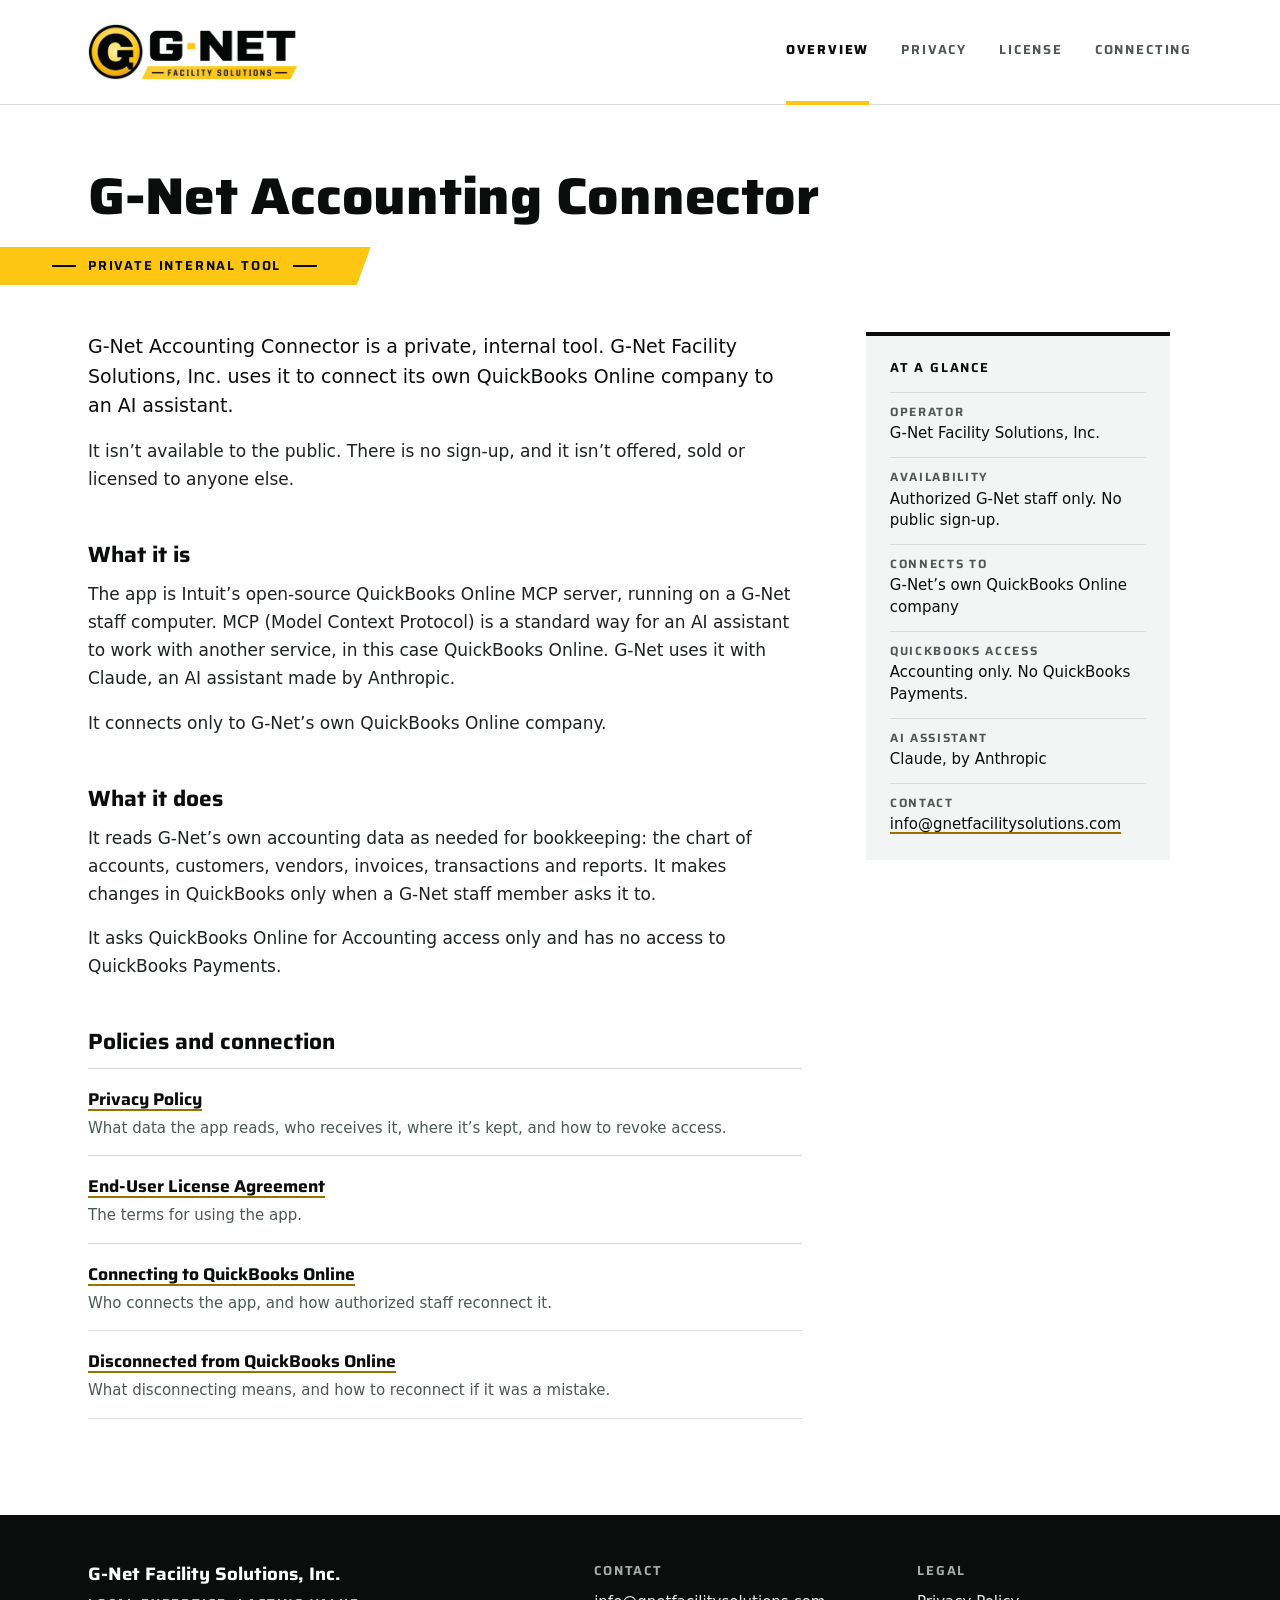
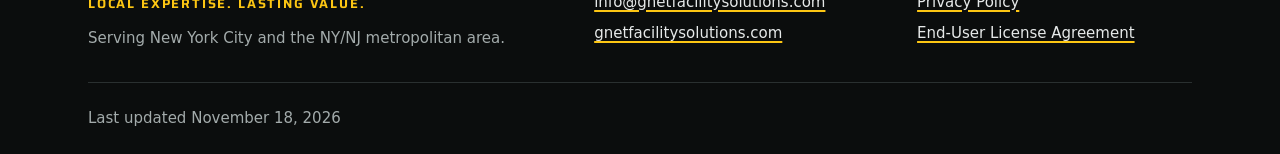
<file: index.html>
<!doctype html>
<html lang="en">
<head>
  <meta charset="utf-8">
  <meta name="viewport" content="width=device-width, initial-scale=1">
  <meta http-equiv="Content-Security-Policy" content="default-src 'self'; img-src 'self'; style-src 'self'; font-src 'self'; script-src 'none'; object-src 'none'; base-uri 'self'; form-action 'none'">
  <title>G-Net Accounting Connector</title>
  <meta name="description" content="G-Net Accounting Connector is a private, internal tool that G-Net Facility Solutions uses to connect its own QuickBooks Online company to an AI assistant. It is not available to the public.">
  <meta name="robots" content="noindex">
  <link rel="icon" href="favicon.ico" sizes="16x16 32x32 48x48">
  <link rel="icon" href="img/favicon.png" type="image/png" sizes="64x64">
  <link rel="apple-touch-icon" href="img/apple-touch-icon.png">
  <link rel="preload" href="fonts/saira-latin-wdth.woff2" as="font" type="font/woff2" crossorigin>
  <link rel="stylesheet" href="styles.css">
</head>
<body>
  <a class="skip" href="#main">Skip to content</a>

  <header class="masthead">
    <div class="masthead__inner">
      <a class="brand" href="index.html"><img src="img/gnet-logo.webp" width="480" height="127" alt="G-Net Facility Solutions"></a>
      <nav class="site-nav" aria-label="Main">
        <ul>
          <li><a href="index.html" aria-current="page">Overview</a></li>
          <li><a href="privacy.html">Privacy</a></li>
          <li><a href="eula.html">License</a></li>
          <li><a href="connect.html">Connecting</a></li>
        </ul>
      </nav>
    </div>
  </header>

  <main id="main">
    <div class="title">
      <h1><span class="nb">G-Net</span> Accounting Connector</h1>
      <p class="band"><span>Private internal tool</span></p>
    </div>

    <div class="layout layout--info">
      <div class="lead-block prose">
        <p class="lead"><span class="nb">G-Net</span> Accounting Connector is a private, internal tool. <span class="nb">G-Net</span> Facility Solutions, Inc. uses it to connect its own QuickBooks Online company to an AI assistant.</p>
        <p>It isn’t available to the public. There is no <span class="nb">sign-up</span>, and it isn’t offered, sold or licensed to anyone else.</p>
      </div>

      <aside class="facts" aria-labelledby="facts-title">
        <h2 class="facts__title" id="facts-title">At a glance</h2>
        <dl>
          <div>
            <dt>Operator</dt>
            <dd><span class="nb">G-Net</span> Facility Solutions, Inc.</dd>
          </div>
          <div>
            <dt>Availability</dt>
            <dd>Authorized <span class="nb">G-Net</span> staff only. No public <span class="nb">sign-up</span>.</dd>
          </div>
          <div>
            <dt>Connects to</dt>
            <dd><span class="nb">G-Net</span>’s own QuickBooks Online company</dd>
          </div>
          <div>
            <dt>QuickBooks access</dt>
            <dd>Accounting only. No QuickBooks Payments.</dd>
          </div>
          <div>
            <dt>AI assistant</dt>
            <dd>Claude, by Anthropic</dd>
          </div>
          <div>
            <dt>Contact</dt>
            <dd><a href="mailto:info@gnetfacilitysolutions.com">info@gnetfacilitysolutions.com</a></dd>
          </div>
        </dl>
      </aside>

      <div class="body-block prose">
        <h2>What it is</h2>
        <p>The app is Intuit’s open-source QuickBooks Online MCP server, running on a <span class="nb">G-Net</span> staff computer. MCP (Model Context Protocol) is a standard way for an AI assistant to work with another service, in this case QuickBooks Online. <span class="nb">G-Net</span> uses it with Claude, an AI assistant made by Anthropic.</p>
        <p>It connects only to <span class="nb">G-Net</span>’s own QuickBooks Online company.</p>

        <h2>What it does</h2>
        <p>It reads <span class="nb">G-Net</span>’s own accounting data as needed for bookkeeping: the chart of accounts, customers, vendors, invoices, transactions and reports. It makes changes in QuickBooks only when a <span class="nb">G-Net</span> staff member asks it to.</p>
        <p>It asks QuickBooks Online for Accounting access only and has no access to QuickBooks Payments.</p>

        <h2>Policies and connection</h2>
        <ul class="pages">
          <li>
            <a href="privacy.html">Privacy Policy</a>
            <p>What data the app reads, who receives it, where it’s kept, and how to revoke access.</p>
          </li>
          <li>
            <a href="eula.html">End-User License Agreement</a>
            <p>The terms for using the app.</p>
          </li>
          <li>
            <a href="connect.html">Connecting to QuickBooks Online</a>
            <p>Who connects the app, and how authorized staff reconnect it.</p>
          </li>
          <li>
            <a href="disconnect.html">Disconnected from QuickBooks Online</a>
            <p>What disconnecting means, and how to reconnect if it was a mistake.</p>
          </li>
        </ul>
      </div>
    </div>
  </main>

  <footer class="site-footer">
    <div class="site-footer__inner">
      <div>
        <p class="site-footer__name"><span class="nb">G-Net</span> Facility Solutions, Inc.</p>
        <p class="site-footer__tagline">Local Expertise. Lasting Value.</p>
        <p>Serving New York City and the NY/NJ metropolitan area.</p>
      </div>
      <div>
        <p class="site-footer__label">Contact</p>
        <p><a href="mailto:info@gnetfacilitysolutions.com">info@gnetfacilitysolutions.com</a></p>
        <p><a href="https://gnetfacilitysolutions.com/">gnetfacilitysolutions.com</a></p>
      </div>
      <nav aria-label="Legal">
        <p class="site-footer__label">Legal</p>
        <ul>
          <li><a href="privacy.html">Privacy Policy</a></li>
          <li><a href="eula.html">End-User License Agreement</a></li>
        </ul>
      </nav>
    </div>
    <div class="site-footer__base">
      <p>Last updated <time datetime="2026-11-18">November 18, 2026</time></p>
    </div>
  </footer>
</body>
</html>
</file>
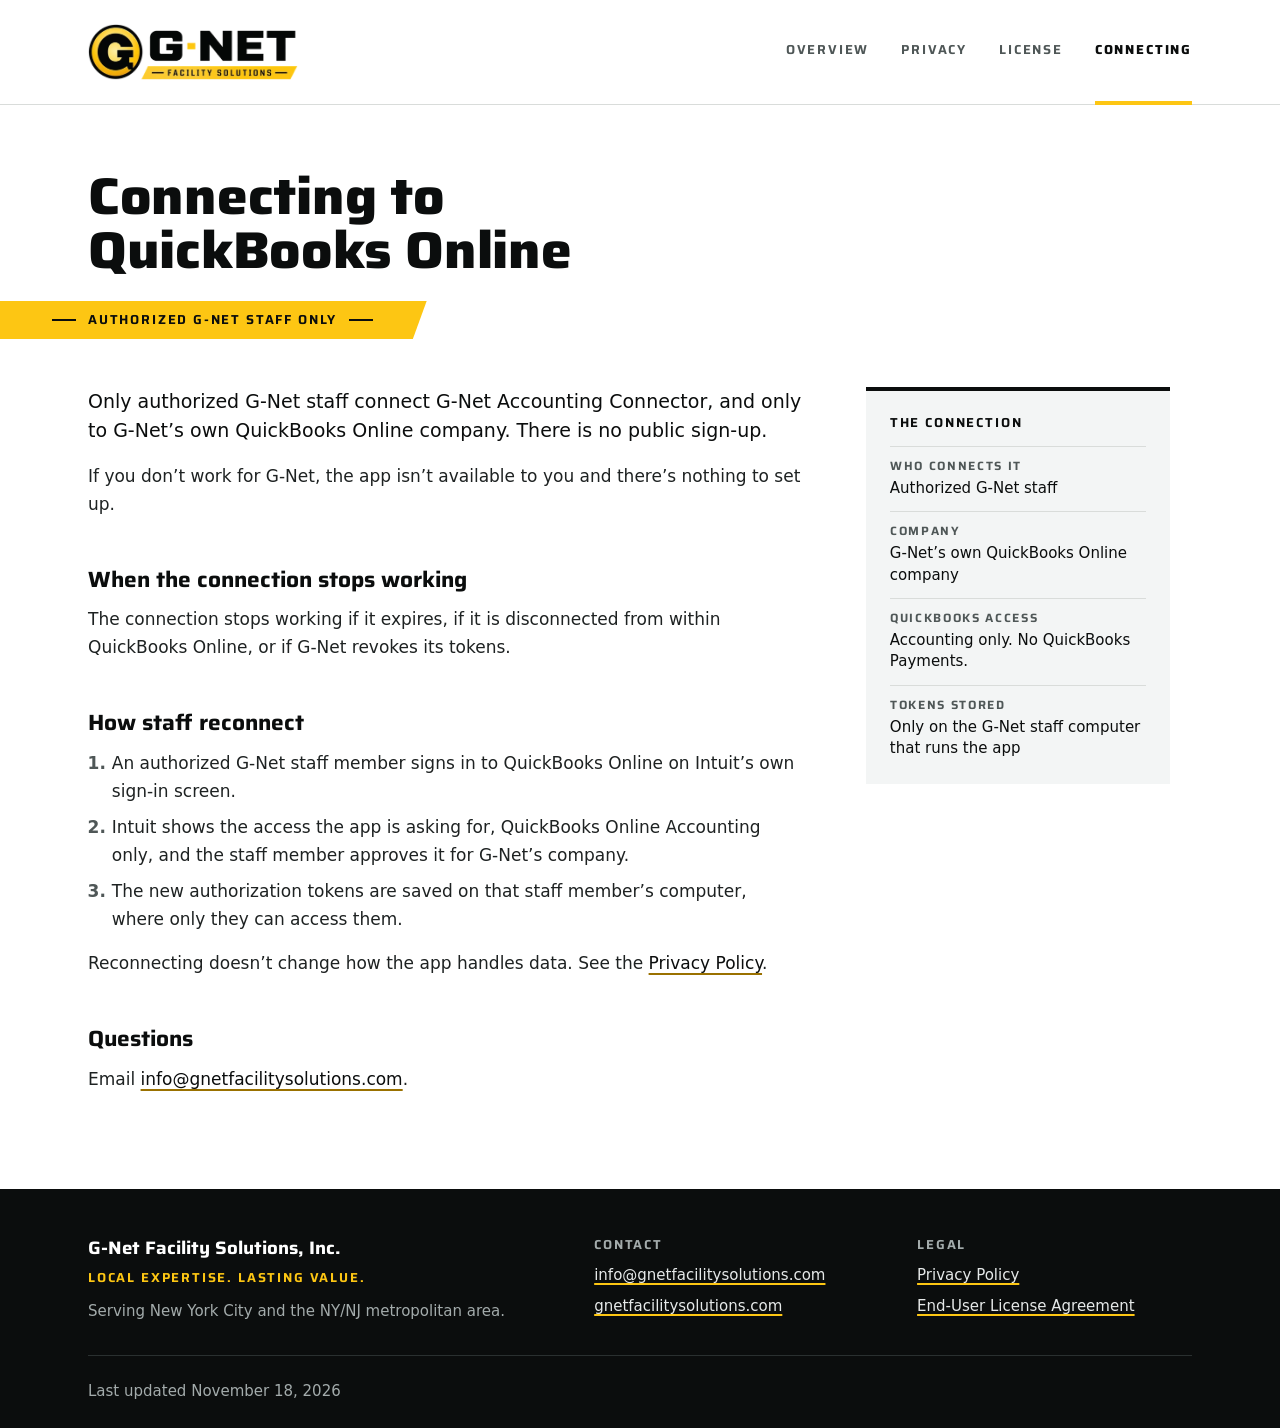
<file: connect.html>
<!doctype html>
<html lang="en">
<head>
  <meta charset="utf-8">
  <meta name="viewport" content="width=device-width, initial-scale=1">
  <meta http-equiv="Content-Security-Policy" content="default-src 'self'; img-src 'self'; style-src 'self'; font-src 'self'; script-src 'none'; object-src 'none'; base-uri 'self'; form-action 'none'">
  <title>Connecting to QuickBooks Online · G-Net Accounting Connector</title>
  <meta name="description" content="Who connects G-Net Accounting Connector to QuickBooks Online, and how authorized G-Net staff reconnect it if the connection expires or is removed.">
  <meta name="robots" content="noindex">
  <link rel="icon" href="favicon.ico" sizes="16x16 32x32 48x48">
  <link rel="icon" href="img/favicon.png" type="image/png" sizes="64x64">
  <link rel="apple-touch-icon" href="img/apple-touch-icon.png">
  <link rel="preload" href="fonts/saira-latin-wdth.woff2" as="font" type="font/woff2" crossorigin>
  <link rel="stylesheet" href="styles.css">
</head>
<body>
  <a class="skip" href="#main">Skip to content</a>

  <header class="masthead">
    <div class="masthead__inner">
      <a class="brand" href="index.html"><img src="img/gnet-logo.webp" width="480" height="127" alt="G-Net Facility Solutions"></a>
      <nav class="site-nav" aria-label="Main">
        <ul>
          <li><a href="index.html">Overview</a></li>
          <li><a href="privacy.html">Privacy</a></li>
          <li><a href="eula.html">License</a></li>
          <li><a href="connect.html" aria-current="page">Connecting</a></li>
        </ul>
      </nav>
    </div>
  </header>

  <main id="main">
    <div class="title">
      <h1>Connecting to QuickBooks Online</h1>
      <p class="band"><span>Authorized <span class="nb">G-Net</span> staff only</span></p>
    </div>

    <div class="layout layout--info">
      <div class="lead-block prose">
        <p class="lead">Only authorized <span class="nb">G-Net</span> staff connect <span class="nb">G-Net</span> Accounting Connector, and only to <span class="nb">G-Net</span>’s own QuickBooks Online company. There is no public <span class="nb">sign-up</span>.</p>
        <p>If you don’t work for <span class="nb">G-Net</span>, the app isn’t available to you and there’s nothing to set up.</p>
      </div>

      <aside class="facts" aria-labelledby="facts-title">
        <h2 class="facts__title" id="facts-title">The connection</h2>
        <dl>
          <div>
            <dt>Who connects it</dt>
            <dd>Authorized <span class="nb">G-Net</span> staff</dd>
          </div>
          <div>
            <dt>Company</dt>
            <dd><span class="nb">G-Net</span>’s own QuickBooks Online company</dd>
          </div>
          <div>
            <dt>QuickBooks access</dt>
            <dd>Accounting only. No QuickBooks Payments.</dd>
          </div>
          <div>
            <dt>Tokens stored</dt>
            <dd>Only on the <span class="nb">G-Net</span> staff computer that runs the app</dd>
          </div>
        </dl>
      </aside>

      <div class="body-block prose">
        <h2>When the connection stops working</h2>
        <p>The connection stops working if it expires, if it is disconnected from within QuickBooks Online, or if <span class="nb">G-Net</span> revokes its tokens.</p>

        <h2>How staff reconnect</h2>
        <ol>
          <li>An authorized <span class="nb">G-Net</span> staff member signs in to QuickBooks Online on Intuit’s own <span class="nb">sign-in</span> screen.</li>
          <li>Intuit shows the access the app is asking for, QuickBooks Online Accounting only, and the staff member approves it for <span class="nb">G-Net</span>’s company.</li>
          <li>The new authorization tokens are saved on that staff member’s computer, where only they can access them.</li>
        </ol>
        <p>Reconnecting doesn’t change how the app handles data. See the <a href="privacy.html">Privacy Policy</a>.</p>

        <h2>Questions</h2>
        <p>Email <a href="mailto:info@gnetfacilitysolutions.com">info@gnetfacilitysolutions.com</a>.</p>
      </div>
    </div>
  </main>

  <footer class="site-footer">
    <div class="site-footer__inner">
      <div>
        <p class="site-footer__name"><span class="nb">G-Net</span> Facility Solutions, Inc.</p>
        <p class="site-footer__tagline">Local Expertise. Lasting Value.</p>
        <p>Serving New York City and the NY/NJ metropolitan area.</p>
      </div>
      <div>
        <p class="site-footer__label">Contact</p>
        <p><a href="mailto:info@gnetfacilitysolutions.com">info@gnetfacilitysolutions.com</a></p>
        <p><a href="https://gnetfacilitysolutions.com/">gnetfacilitysolutions.com</a></p>
      </div>
      <nav aria-label="Legal">
        <p class="site-footer__label">Legal</p>
        <ul>
          <li><a href="privacy.html">Privacy Policy</a></li>
          <li><a href="eula.html">End-User License Agreement</a></li>
        </ul>
      </nav>
    </div>
    <div class="site-footer__base">
      <p>Last updated <time datetime="2026-11-18">November 18, 2026</time></p>
    </div>
  </footer>
</body>
</html>
</file>
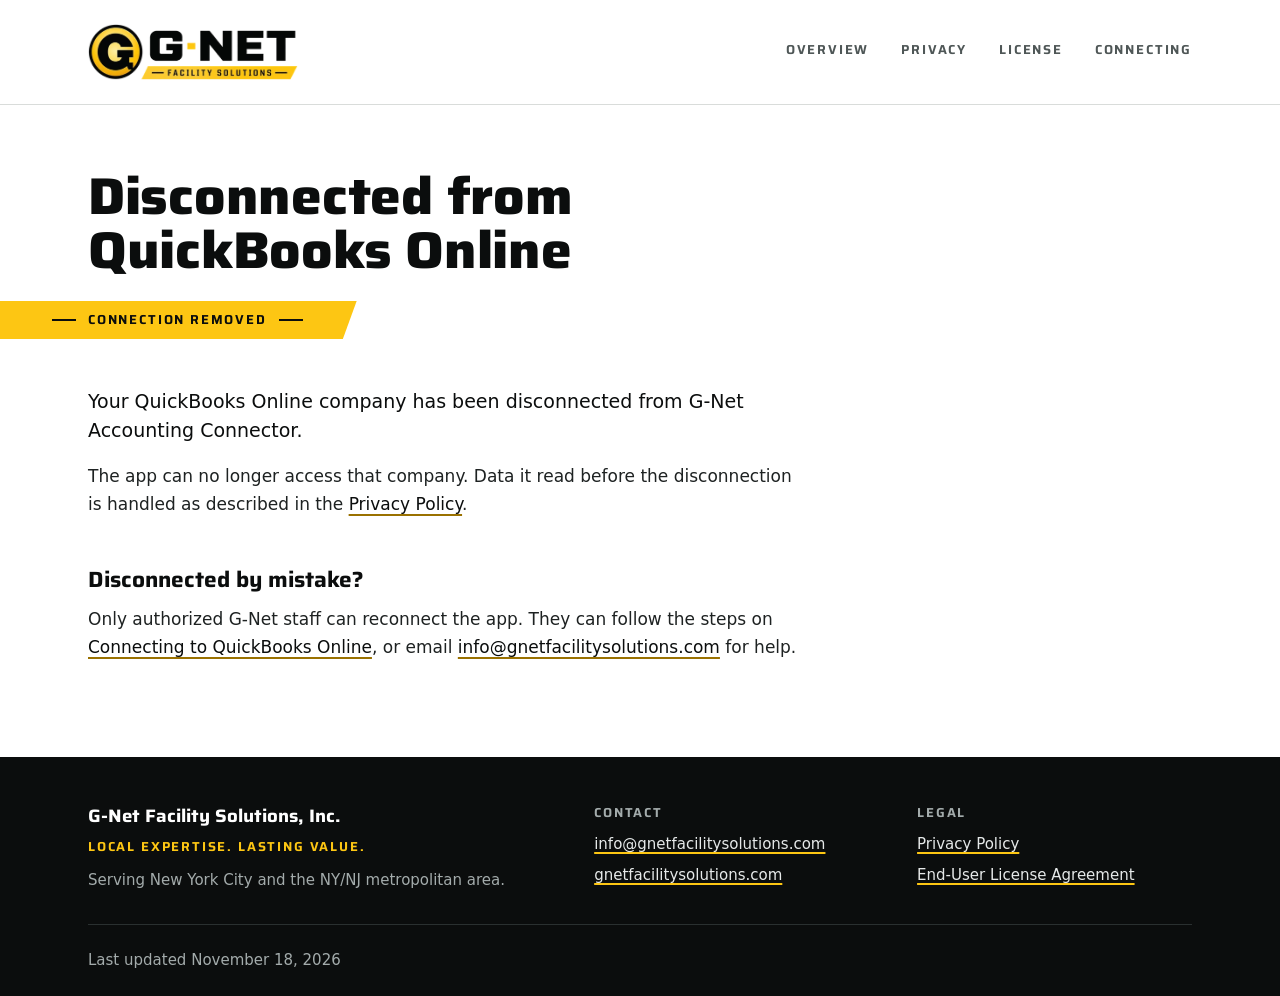
<file: disconnect.html>
<!doctype html>
<html lang="en">
<head>
  <meta charset="utf-8">
  <meta name="viewport" content="width=device-width, initial-scale=1">
  <meta http-equiv="Content-Security-Policy" content="default-src 'self'; img-src 'self'; style-src 'self'; font-src 'self'; script-src 'none'; object-src 'none'; base-uri 'self'; form-action 'none'">
  <title>Disconnected from QuickBooks Online · G-Net Accounting Connector</title>
  <meta name="description" content="Your QuickBooks Online company has been disconnected from G-Net Accounting Connector. How authorized G-Net staff can reconnect it.">
  <meta name="robots" content="noindex">
  <link rel="icon" href="favicon.ico" sizes="16x16 32x32 48x48">
  <link rel="icon" href="img/favicon.png" type="image/png" sizes="64x64">
  <link rel="apple-touch-icon" href="img/apple-touch-icon.png">
  <link rel="preload" href="fonts/saira-latin-wdth.woff2" as="font" type="font/woff2" crossorigin>
  <link rel="stylesheet" href="styles.css">
</head>
<body>
  <a class="skip" href="#main">Skip to content</a>

  <header class="masthead">
    <div class="masthead__inner">
      <a class="brand" href="index.html"><img src="img/gnet-logo.webp" width="480" height="127" alt="G-Net Facility Solutions"></a>
      <nav class="site-nav" aria-label="Main">
        <ul>
          <li><a href="index.html">Overview</a></li>
          <li><a href="privacy.html">Privacy</a></li>
          <li><a href="eula.html">License</a></li>
          <li><a href="connect.html">Connecting</a></li>
        </ul>
      </nav>
    </div>
  </header>

  <main id="main">
    <div class="title">
      <h1>Disconnected from QuickBooks Online</h1>
      <p class="band"><span>Connection removed</span></p>
    </div>

    <div class="layout layout--single">
      <div class="prose">
        <p class="lead">Your QuickBooks Online company has been disconnected from <span class="nb">G-Net</span> Accounting Connector.</p>
        <p>The app can no longer access that company. Data it read before the disconnection is handled as described in the <a href="privacy.html">Privacy Policy</a>.</p>

        <h2>Disconnected by mistake?</h2>
        <p>Only authorized <span class="nb">G-Net</span> staff can reconnect the app. They can follow the steps on <a href="connect.html">Connecting to QuickBooks Online</a>, or email <a href="mailto:info@gnetfacilitysolutions.com">info@gnetfacilitysolutions.com</a> for help.</p>
      </div>
    </div>
  </main>

  <footer class="site-footer">
    <div class="site-footer__inner">
      <div>
        <p class="site-footer__name"><span class="nb">G-Net</span> Facility Solutions, Inc.</p>
        <p class="site-footer__tagline">Local Expertise. Lasting Value.</p>
        <p>Serving New York City and the NY/NJ metropolitan area.</p>
      </div>
      <div>
        <p class="site-footer__label">Contact</p>
        <p><a href="mailto:info@gnetfacilitysolutions.com">info@gnetfacilitysolutions.com</a></p>
        <p><a href="https://gnetfacilitysolutions.com/">gnetfacilitysolutions.com</a></p>
      </div>
      <nav aria-label="Legal">
        <p class="site-footer__label">Legal</p>
        <ul>
          <li><a href="privacy.html">Privacy Policy</a></li>
          <li><a href="eula.html">End-User License Agreement</a></li>
        </ul>
      </nav>
    </div>
    <div class="site-footer__base">
      <p>Last updated <time datetime="2026-11-18">November 18, 2026</time></p>
    </div>
  </footer>
</body>
</html>
</file>
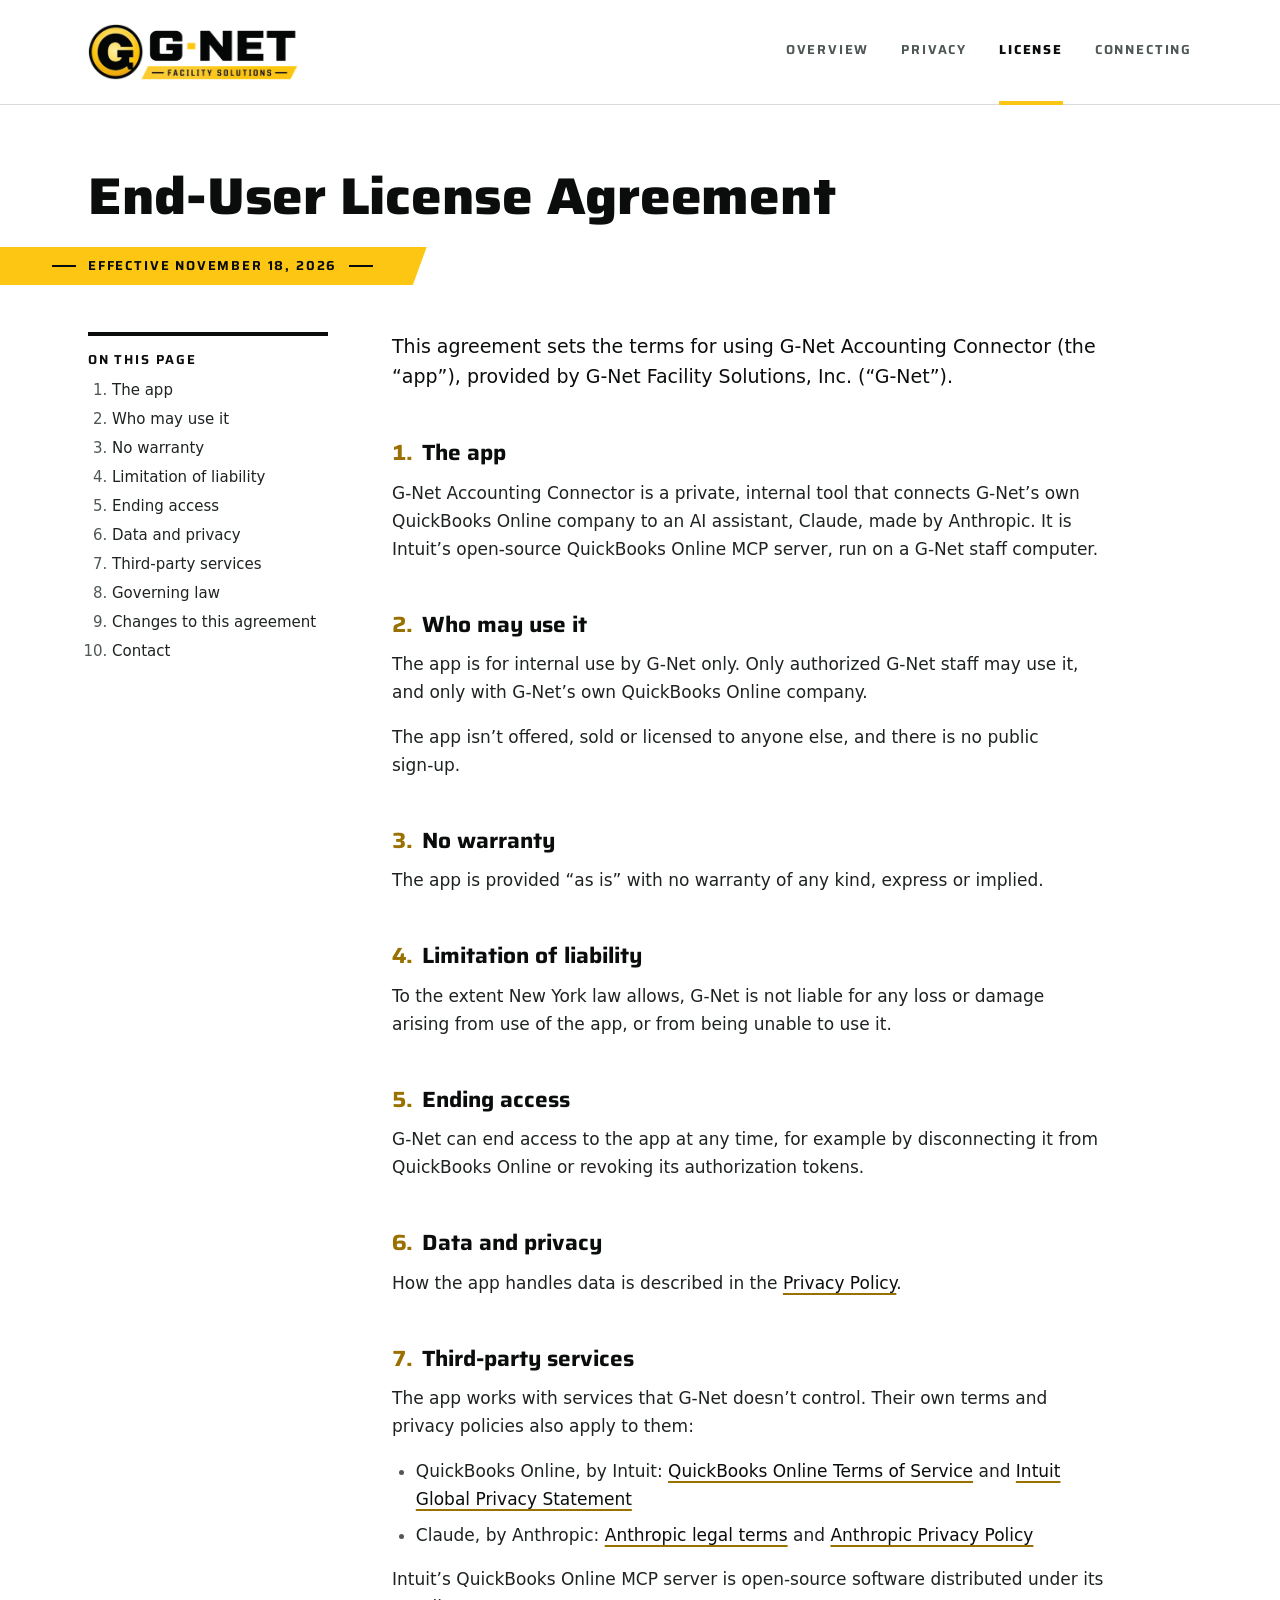
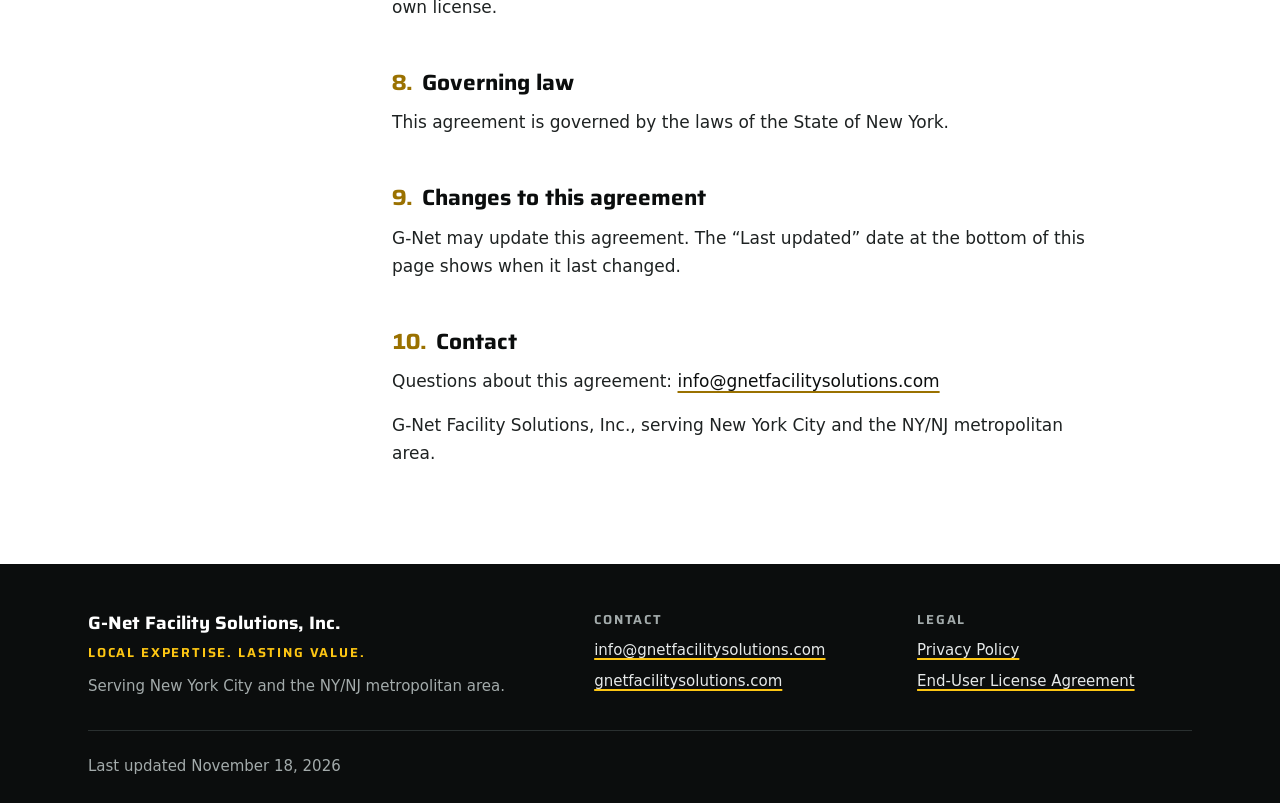
<file: eula.html>
<!doctype html>
<html lang="en">
<head>
  <meta charset="utf-8">
  <meta name="viewport" content="width=device-width, initial-scale=1">
  <meta http-equiv="Content-Security-Policy" content="default-src 'self'; img-src 'self'; style-src 'self'; font-src 'self'; script-src 'none'; object-src 'none'; base-uri 'self'; form-action 'none'">
  <title>End-User License Agreement · G-Net Accounting Connector</title>
  <meta name="description" content="End-user license agreement for G-Net Accounting Connector, a private, internal tool of G-Net Facility Solutions, Inc.">
  <meta name="robots" content="noindex">
  <link rel="icon" href="favicon.ico" sizes="16x16 32x32 48x48">
  <link rel="icon" href="img/favicon.png" type="image/png" sizes="64x64">
  <link rel="apple-touch-icon" href="img/apple-touch-icon.png">
  <link rel="preload" href="fonts/saira-latin-wdth.woff2" as="font" type="font/woff2" crossorigin>
  <link rel="stylesheet" href="styles.css">
</head>
<body>
  <a class="skip" href="#main">Skip to content</a>

  <header class="masthead">
    <div class="masthead__inner">
      <a class="brand" href="index.html"><img src="img/gnet-logo.webp" width="480" height="127" alt="G-Net Facility Solutions"></a>
      <nav class="site-nav" aria-label="Main">
        <ul>
          <li><a href="index.html">Overview</a></li>
          <li><a href="privacy.html">Privacy</a></li>
          <li><a href="eula.html" aria-current="page">License</a></li>
          <li><a href="connect.html">Connecting</a></li>
        </ul>
      </nav>
    </div>
  </header>

  <main id="main">
    <div class="title">
      <h1>End-User License Agreement</h1>
      <p class="band"><span>Effective <time datetime="2026-11-18">November 18, 2026</time></span></p>
    </div>

    <div class="layout layout--doc">
      <nav class="toc" aria-labelledby="toc-title">
        <p class="toc__title" id="toc-title">On this page</p>
        <ol>
          <li><a href="#app">The app</a></li>
          <li><a href="#use">Who may use it</a></li>
          <li><a href="#warranty">No warranty</a></li>
          <li><a href="#liability">Limitation of liability</a></li>
          <li><a href="#ending">Ending access</a></li>
          <li><a href="#data">Data and privacy</a></li>
          <li><a href="#third-parties">Third-party services</a></li>
          <li><a href="#law">Governing law</a></li>
          <li><a href="#changes">Changes to this agreement</a></li>
          <li><a href="#contact">Contact</a></li>
        </ol>
      </nav>

      <article class="prose">
        <p class="lead">This agreement sets the terms for using <span class="nb">G-Net</span> Accounting Connector (the “app”), provided by <span class="nb">G-Net</span> Facility Solutions, Inc. (“<span class="nb">G-Net</span>”).</p>

        <h2 id="app"><span class="num">1.</span> The app</h2>
        <p><span class="nb">G-Net</span> Accounting Connector is a private, internal tool that connects <span class="nb">G-Net</span>’s own QuickBooks Online company to an AI assistant, Claude, made by Anthropic. It is Intuit’s open-source QuickBooks Online MCP server, run on a <span class="nb">G-Net</span> staff computer.</p>

        <h2 id="use"><span class="num">2.</span> Who may use it</h2>
        <p>The app is for internal use by <span class="nb">G-Net</span> only. Only authorized <span class="nb">G-Net</span> staff may use it, and only with <span class="nb">G-Net</span>’s own QuickBooks Online company.</p>
        <p>The app isn’t offered, sold or licensed to anyone else, and there is no public <span class="nb">sign-up</span>.</p>

        <h2 id="warranty"><span class="num">3.</span> No warranty</h2>
        <p>The app is provided “as is” with no warranty of any kind, express or implied.</p>

        <h2 id="liability"><span class="num">4.</span> Limitation of liability</h2>
        <p>To the extent New York law allows, <span class="nb">G-Net</span> is not liable for any loss or damage arising from use of the app, or from being unable to use it.</p>

        <h2 id="ending"><span class="num">5.</span> Ending access</h2>
        <p><span class="nb">G-Net</span> can end access to the app at any time, for example by disconnecting it from QuickBooks Online or revoking its authorization tokens.</p>

        <h2 id="data"><span class="num">6.</span> Data and privacy</h2>
        <p>How the app handles data is described in the <a href="privacy.html">Privacy Policy</a>.</p>

        <h2 id="third-parties"><span class="num">7.</span> Third-party services</h2>
        <p>The app works with services that <span class="nb">G-Net</span> doesn’t control. Their own terms and privacy policies also apply to them:</p>
        <ul>
          <li>QuickBooks Online, by Intuit: <a href="https://www.intuit.com/legal/terms/en-us/quickbooks/online/">QuickBooks Online Terms of Service</a> and <a href="https://www.intuit.com/privacy/statement/">Intuit Global Privacy Statement</a></li>
          <li>Claude, by Anthropic: <a href="https://www.anthropic.com/legal">Anthropic legal terms</a> and <a href="https://www.anthropic.com/legal/privacy">Anthropic Privacy Policy</a></li>
        </ul>
        <p>Intuit’s QuickBooks Online MCP server is open-source software distributed under its own license.</p>

        <h2 id="law"><span class="num">8.</span> Governing law</h2>
        <p>This agreement is governed by the laws of the State of New York.</p>

        <h2 id="changes"><span class="num">9.</span> Changes to this agreement</h2>
        <p><span class="nb">G-Net</span> may update this agreement. The “Last updated” date at the bottom of this page shows when it last changed.</p>

        <h2 id="contact"><span class="num">10.</span> Contact</h2>
        <p>Questions about this agreement: <a href="mailto:info@gnetfacilitysolutions.com">info@gnetfacilitysolutions.com</a></p>
        <p><span class="nb">G-Net</span> Facility Solutions, Inc., serving New York City and the NY/NJ metropolitan area.</p>
      </article>
    </div>
  </main>

  <footer class="site-footer">
    <div class="site-footer__inner">
      <div>
        <p class="site-footer__name"><span class="nb">G-Net</span> Facility Solutions, Inc.</p>
        <p class="site-footer__tagline">Local Expertise. Lasting Value.</p>
        <p>Serving New York City and the NY/NJ metropolitan area.</p>
      </div>
      <div>
        <p class="site-footer__label">Contact</p>
        <p><a href="mailto:info@gnetfacilitysolutions.com">info@gnetfacilitysolutions.com</a></p>
        <p><a href="https://gnetfacilitysolutions.com/">gnetfacilitysolutions.com</a></p>
      </div>
      <nav aria-label="Legal">
        <p class="site-footer__label">Legal</p>
        <ul>
          <li><a href="privacy.html">Privacy Policy</a></li>
          <li><a href="eula.html" aria-current="page">End-User License Agreement</a></li>
        </ul>
      </nav>
    </div>
    <div class="site-footer__base">
      <p>Last updated <time datetime="2026-11-18">November 18, 2026</time></p>
    </div>
  </footer>
</body>
</html>
</file>
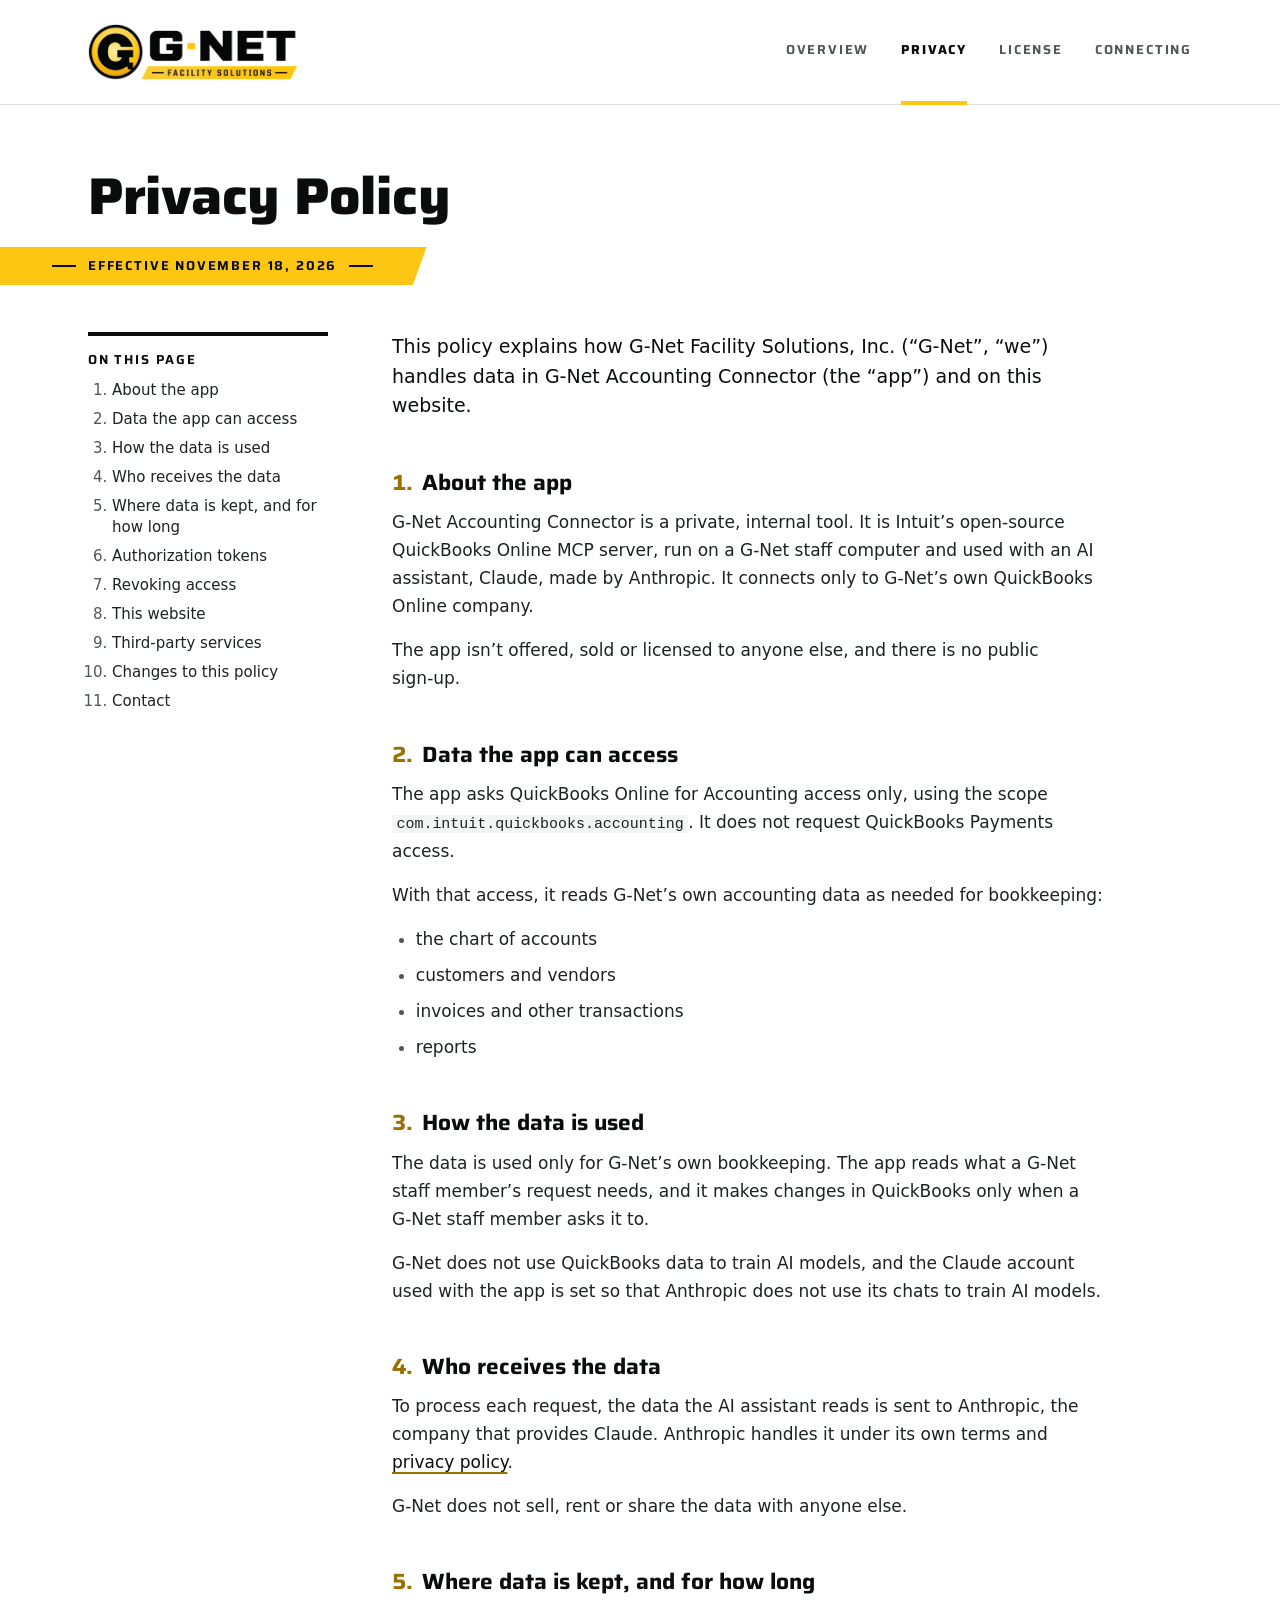
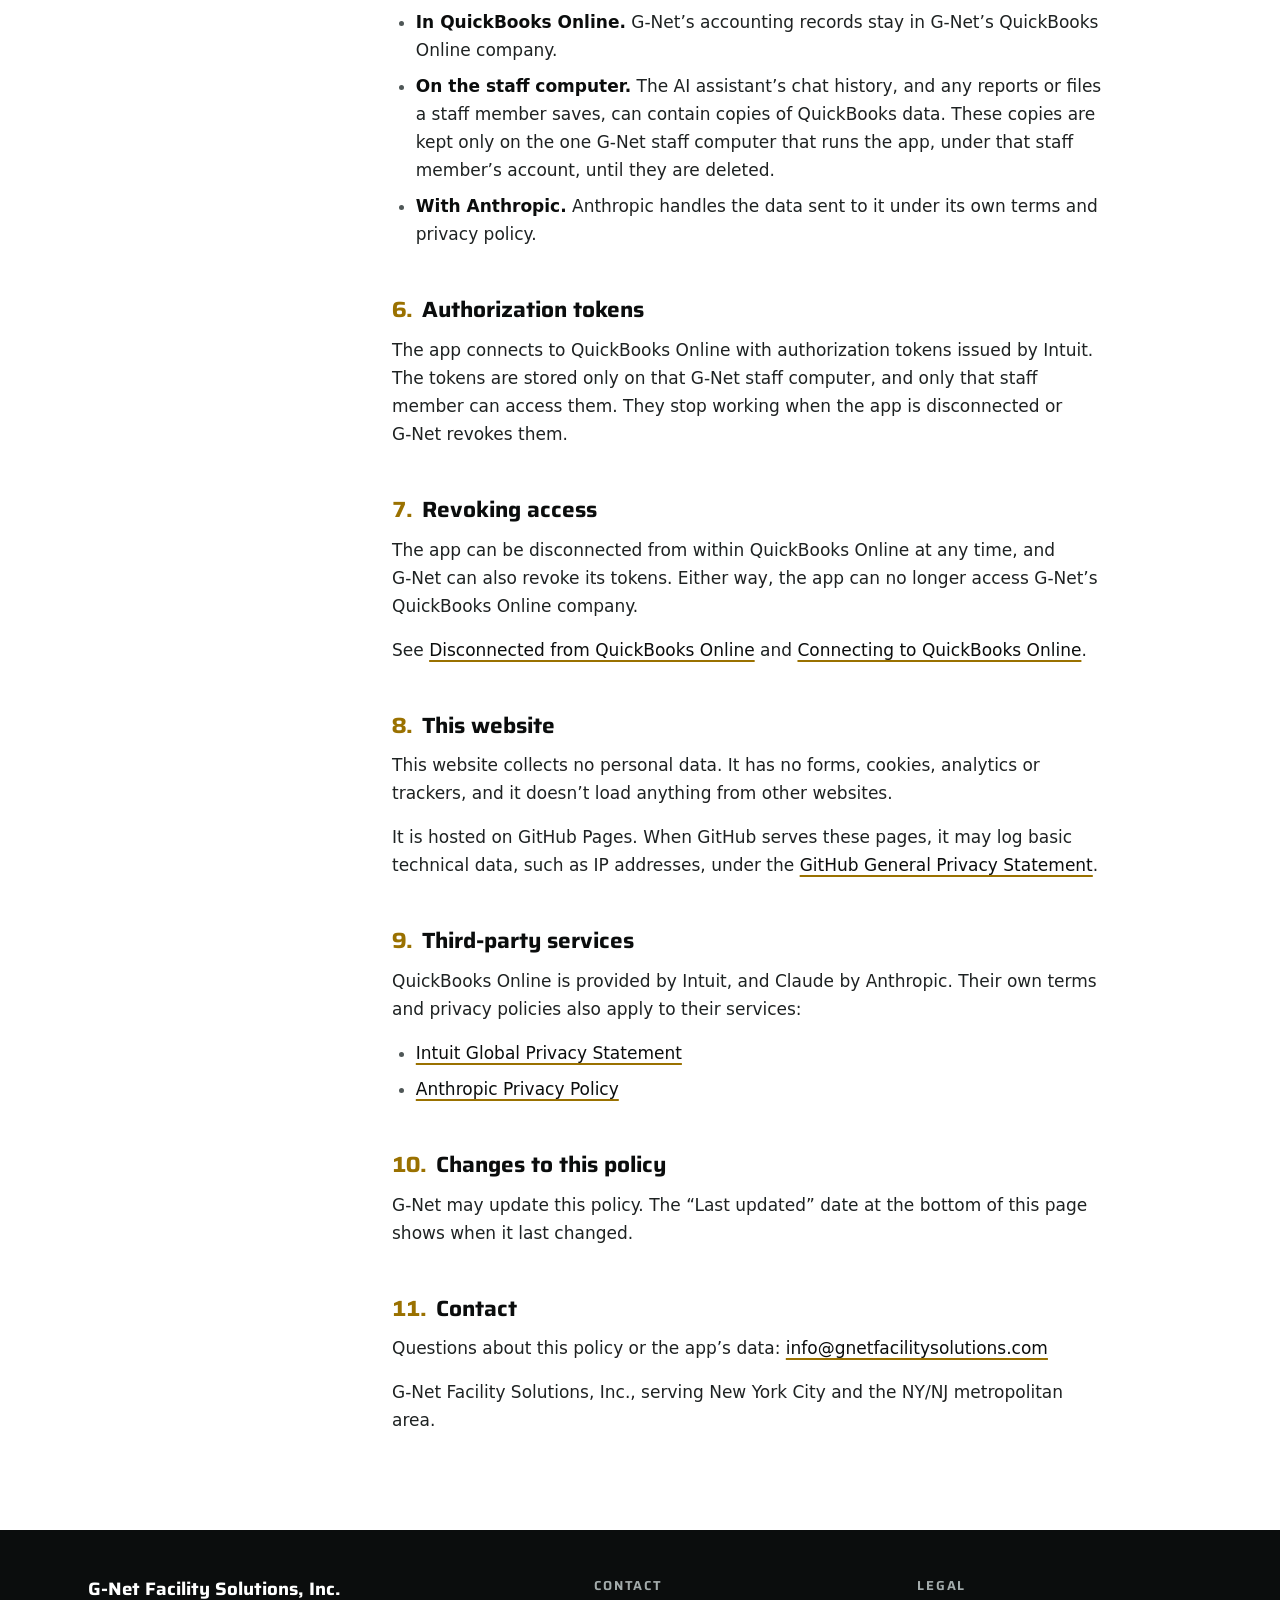
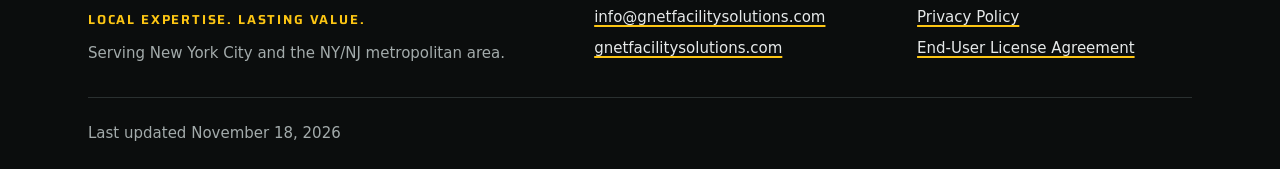
<file: privacy.html>
<!doctype html>
<html lang="en">
<head>
  <meta charset="utf-8">
  <meta name="viewport" content="width=device-width, initial-scale=1">
  <meta http-equiv="Content-Security-Policy" content="default-src 'self'; img-src 'self'; style-src 'self'; font-src 'self'; script-src 'none'; object-src 'none'; base-uri 'self'; form-action 'none'">
  <title>Privacy Policy · G-Net Accounting Connector</title>
  <meta name="description" content="Privacy policy for G-Net Accounting Connector: what QuickBooks Online data it reads, who receives it, where it is kept, and how to revoke access.">
  <meta name="robots" content="noindex">
  <link rel="icon" href="favicon.ico" sizes="16x16 32x32 48x48">
  <link rel="icon" href="img/favicon.png" type="image/png" sizes="64x64">
  <link rel="apple-touch-icon" href="img/apple-touch-icon.png">
  <link rel="preload" href="fonts/saira-latin-wdth.woff2" as="font" type="font/woff2" crossorigin>
  <link rel="stylesheet" href="styles.css">
</head>
<body>
  <a class="skip" href="#main">Skip to content</a>

  <header class="masthead">
    <div class="masthead__inner">
      <a class="brand" href="index.html"><img src="img/gnet-logo.webp" width="480" height="127" alt="G-Net Facility Solutions"></a>
      <nav class="site-nav" aria-label="Main">
        <ul>
          <li><a href="index.html">Overview</a></li>
          <li><a href="privacy.html" aria-current="page">Privacy</a></li>
          <li><a href="eula.html">License</a></li>
          <li><a href="connect.html">Connecting</a></li>
        </ul>
      </nav>
    </div>
  </header>

  <main id="main">
    <div class="title">
      <h1>Privacy Policy</h1>
      <p class="band"><span>Effective <time datetime="2026-11-18">November 18, 2026</time></span></p>
    </div>

    <div class="layout layout--doc">
      <nav class="toc" aria-labelledby="toc-title">
        <p class="toc__title" id="toc-title">On this page</p>
        <ol>
          <li><a href="#about">About the app</a></li>
          <li><a href="#access">Data the app can access</a></li>
          <li><a href="#use">How the data is used</a></li>
          <li><a href="#sharing">Who receives the data</a></li>
          <li><a href="#retention">Where data is kept, and for how long</a></li>
          <li><a href="#tokens">Authorization tokens</a></li>
          <li><a href="#revoking">Revoking access</a></li>
          <li><a href="#website">This website</a></li>
          <li><a href="#third-parties">Third-party services</a></li>
          <li><a href="#changes">Changes to this policy</a></li>
          <li><a href="#contact">Contact</a></li>
        </ol>
      </nav>

      <article class="prose">
        <p class="lead">This policy explains how <span class="nb">G-Net</span> Facility Solutions, Inc. (“<span class="nb">G-Net</span>”, “we”) handles data in <span class="nb">G-Net</span> Accounting Connector (the “app”) and on this website.</p>

        <h2 id="about"><span class="num">1.</span> About the app</h2>
        <p><span class="nb">G-Net</span> Accounting Connector is a private, internal tool. It is Intuit’s open-source QuickBooks Online MCP server, run on a <span class="nb">G-Net</span> staff computer and used with an AI assistant, Claude, made by Anthropic. It connects only to <span class="nb">G-Net</span>’s own QuickBooks Online company.</p>
        <p>The app isn’t offered, sold or licensed to anyone else, and there is no public <span class="nb">sign-up</span>.</p>

        <h2 id="access"><span class="num">2.</span> Data the app can access</h2>
        <p>The app asks QuickBooks Online for Accounting access only, using the scope <code>com.intuit.quickbooks.accounting</code>. It does not request QuickBooks Payments access.</p>
        <p>With that access, it reads <span class="nb">G-Net</span>’s own accounting data as needed for bookkeeping:</p>
        <ul>
          <li>the chart of accounts</li>
          <li>customers and vendors</li>
          <li>invoices and other transactions</li>
          <li>reports</li>
        </ul>

        <h2 id="use"><span class="num">3.</span> How the data is used</h2>
        <p>The data is used only for <span class="nb">G-Net</span>’s own bookkeeping. The app reads what a <span class="nb">G-Net</span> staff member’s request needs, and it makes changes in QuickBooks only when a <span class="nb">G-Net</span> staff member asks it to.</p>
        <p><span class="nb">G-Net</span> does not use QuickBooks data to train AI models, and the Claude account used with the app is set so that Anthropic does not use its chats to train AI models.</p>

        <h2 id="sharing"><span class="num">4.</span> Who receives the data</h2>
        <p>To process each request, the data the AI assistant reads is sent to Anthropic, the company that provides Claude. Anthropic handles it under its own terms and <a href="https://www.anthropic.com/legal/privacy">privacy policy</a>.</p>
        <p><span class="nb">G-Net</span> does not sell, rent or share the data with anyone else.</p>

        <h2 id="retention"><span class="num">5.</span> Where data is kept, and for how long</h2>
        <ul>
          <li><strong>In QuickBooks Online.</strong> <span class="nb">G-Net</span>’s accounting records stay in <span class="nb">G-Net</span>’s QuickBooks Online company.</li>
          <li><strong>On the staff computer.</strong> The AI assistant’s chat history, and any reports or files a staff member saves, can contain copies of QuickBooks data. These copies are kept only on the one <span class="nb">G-Net</span> staff computer that runs the app, under that staff member’s account, until they are deleted.</li>
          <li><strong>With Anthropic.</strong> Anthropic handles the data sent to it under its own terms and privacy policy.</li>
        </ul>

        <h2 id="tokens"><span class="num">6.</span> Authorization tokens</h2>
        <p>The app connects to QuickBooks Online with authorization tokens issued by Intuit. The tokens are stored only on that <span class="nb">G-Net</span> staff computer, and only that staff member can access them. They stop working when the app is disconnected or <span class="nb">G-Net</span> revokes them.</p>

        <h2 id="revoking"><span class="num">7.</span> Revoking access</h2>
        <p>The app can be disconnected from within QuickBooks Online at any time, and <span class="nb">G-Net</span> can also revoke its tokens. Either way, the app can no longer access <span class="nb">G-Net</span>’s QuickBooks Online company.</p>
        <p>See <a href="disconnect.html">Disconnected from QuickBooks Online</a> and <a href="connect.html">Connecting to QuickBooks Online</a>.</p>

        <h2 id="website"><span class="num">8.</span> This website</h2>
        <p>This website collects no personal data. It has no forms, cookies, analytics or trackers, and it doesn’t load anything from other websites.</p>
        <p>It is hosted on GitHub Pages. When GitHub serves these pages, it may log basic technical data, such as IP addresses, under the <a href="https://docs.github.com/en/site-policy/privacy-policies/github-general-privacy-statement">GitHub General Privacy Statement</a>.</p>

        <h2 id="third-parties"><span class="num">9.</span> Third-party services</h2>
        <p>QuickBooks Online is provided by Intuit, and Claude by Anthropic. Their own terms and privacy policies also apply to their services:</p>
        <ul>
          <li><a href="https://www.intuit.com/privacy/statement/">Intuit Global Privacy Statement</a></li>
          <li><a href="https://www.anthropic.com/legal/privacy">Anthropic Privacy Policy</a></li>
        </ul>

        <h2 id="changes"><span class="num">10.</span> Changes to this policy</h2>
        <p><span class="nb">G-Net</span> may update this policy. The “Last updated” date at the bottom of this page shows when it last changed.</p>

        <h2 id="contact"><span class="num">11.</span> Contact</h2>
        <p>Questions about this policy or the app’s data: <a href="mailto:info@gnetfacilitysolutions.com">info@gnetfacilitysolutions.com</a></p>
        <p><span class="nb">G-Net</span> Facility Solutions, Inc., serving New York City and the NY/NJ metropolitan area.</p>
      </article>
    </div>
  </main>

  <footer class="site-footer">
    <div class="site-footer__inner">
      <div>
        <p class="site-footer__name"><span class="nb">G-Net</span> Facility Solutions, Inc.</p>
        <p class="site-footer__tagline">Local Expertise. Lasting Value.</p>
        <p>Serving New York City and the NY/NJ metropolitan area.</p>
      </div>
      <div>
        <p class="site-footer__label">Contact</p>
        <p><a href="mailto:info@gnetfacilitysolutions.com">info@gnetfacilitysolutions.com</a></p>
        <p><a href="https://gnetfacilitysolutions.com/">gnetfacilitysolutions.com</a></p>
      </div>
      <nav aria-label="Legal">
        <p class="site-footer__label">Legal</p>
        <ul>
          <li><a href="privacy.html" aria-current="page">Privacy Policy</a></li>
          <li><a href="eula.html">End-User License Agreement</a></li>
        </ul>
      </nav>
    </div>
    <div class="site-footer__base">
      <p>Last updated <time datetime="2026-11-18">November 18, 2026</time></p>
    </div>
  </footer>
</body>
</html>
</file>
<file: styles.css>
@font-face {
  font-family: "Saira Variable";
  src: url("fonts/saira-latin-wdth.woff2") format("woff2-variations"),
       url("fonts/saira-latin-wdth.woff2") format("woff2");
  font-weight: 100 900;
  font-stretch: 50% 125%;
  font-style: normal;
  font-display: swap;
}

:root {
  --yellow: #FDC613;
  --gold-deep: #9A7100;
  --ink: #0B0D0D;
  --ink-text: #1E2222;
  --ink-muted: #4F5757;
  --rule: #D9DCDA;
  --paper: #FFFFFF;
  --paper-tint: #F3F5F5;
  --footer-text: #E6E9E9;
  --footer-muted: #A3ABAB;
  --footer-rule: #2A3030;

  --font-display: "Saira Variable", system-ui, sans-serif;
  --font-body: system-ui, -apple-system, "Segoe UI", Roboto, "Helvetica Neue", Arial, sans-serif;
  --font-code: ui-monospace, "Cascadia Mono", Consolas, "SFMono-Regular", Menlo, monospace;

  --text-display: clamp(2.125rem, 1.55rem + 2.1vw, 3.25rem);
  --text-heading: 1.375rem;
  --text-sub: 1.0625rem;
  --text-body: 1.0625rem;
  --text-small: 0.9375rem;
  --text-label: 0.8125rem;

  --s1: 4px;
  --s2: 8px;
  --s3: 12px;
  --s4: 16px;
  --s5: 24px;
  --s6: 32px;
  --s7: 48px;
  --s8: 64px;
  --s9: 96px;

  --container: 75rem;
  --gutter: clamp(20px, 4vw, 48px);
  --measure: 66ch;
  --slant: -20deg;
}

*,
*::before,
*::after {
  box-sizing: border-box;
}

html {
  color-scheme: light;
  -webkit-text-size-adjust: 100%;
  text-size-adjust: 100%;
  scroll-padding-top: var(--s5);
}

body {
  margin: 0;
  min-height: 100vh;
  min-height: 100svh;
  display: flex;
  flex-direction: column;
  background: var(--paper);
  color: var(--ink-text);
  font-family: var(--font-body);
  font-size: var(--text-body);
  line-height: 1.65;
  overflow-x: clip;
  -webkit-font-smoothing: antialiased;
}

main {
  flex: 1 0 auto;
}

::selection {
  background: var(--yellow);
  color: var(--ink);
}

img {
  display: block;
  max-width: 100%;
  height: auto;
}

p,
ul,
ol,
dl,
dd,
h1,
h2,
h3 {
  margin: 0;
}

/* Links and focus */

a {
  color: var(--ink);
  text-decoration-line: underline;
  text-decoration-color: var(--gold-deep);
  text-decoration-thickness: 2px;
  text-underline-offset: 0.22em;
  transition: background-color 160ms cubic-bezier(0.16, 1, 0.3, 1),
              text-decoration-color 160ms cubic-bezier(0.16, 1, 0.3, 1);
}

a:hover {
  background-color: var(--yellow);
  text-decoration-color: var(--ink);
}

:focus-visible {
  outline: 3px solid var(--ink);
  outline-offset: 3px;
}

.skip {
  position: absolute;
  left: var(--gutter);
  top: var(--s2);
  z-index: 10;
  padding: var(--s2) var(--s4);
  background: var(--ink);
  color: var(--paper);
  font-weight: 600;
  text-decoration: none;
  transform: translateY(-200%);
}

.skip:focus-visible {
  transform: none;
  outline-color: var(--yellow);
}

.skip:hover {
  background: var(--ink);
}

/* Shared label voice, after the logo's "FACILITY SOLUTIONS" */

.label,
.site-nav a,
.band,
.toc__title,
.facts__title,
.facts dt,
.site-footer__label {
  font-family: var(--font-display);
  font-size: var(--text-label);
  font-weight: 650;
  font-stretch: 100%;
  line-height: 1.2;
  letter-spacing: 0.14em;
  text-transform: uppercase;
}

/* Masthead */

.masthead {
  border-bottom: 1px solid var(--rule);
}

.masthead__inner {
  max-width: var(--container);
  margin-inline: auto;
  padding-inline: var(--gutter);
  display: flex;
  flex-wrap: wrap;
  align-items: stretch;
  justify-content: space-between;
  column-gap: var(--s7);
}

.brand {
  display: block;
  align-self: center;
  margin-block: var(--s5);
}

.brand:hover {
  background: none;
}

.brand img {
  width: 210px;
}

.site-nav ul {
  height: 100%;
  display: flex;
  align-items: stretch;
  gap: var(--s6);
  padding: 0;
  list-style: none;
}

.site-nav li {
  display: flex;
}

.site-nav a {
  display: flex;
  align-items: center;
  margin-bottom: -1px;
  padding-block: var(--s3);
  border-bottom: 4px solid transparent;
  color: var(--ink-muted);
  text-decoration: none;
  transition: color 160ms cubic-bezier(0.16, 1, 0.3, 1),
              border-color 160ms cubic-bezier(0.16, 1, 0.3, 1);
}

.site-nav a:hover {
  background: none;
  color: var(--ink);
  border-bottom-color: var(--ink);
}

.site-nav a[aria-current="page"] {
  color: var(--ink);
  font-weight: 750;
  border-bottom-color: var(--yellow);
}

.site-nav a:focus-visible {
  outline-offset: -3px;
}

/* Title block and the banner band */

.title {
  max-width: var(--container);
  margin-inline: auto;
  padding: var(--s8) var(--gutter) var(--s7);
}

.title h1 {
  max-width: 22ch;
  color: var(--ink);
  font-family: var(--font-display);
  font-size: var(--text-display);
  font-weight: 800;
  font-stretch: 112%;
  line-height: 1.05;
  letter-spacing: -0.005em;
  text-wrap: balance;
}

.band {
  position: relative;
  isolation: isolate;
  display: inline-flex;
  align-items: center;
  gap: var(--s3);
  margin-top: var(--s5);
  padding: 11px 40px 11px 0;
  color: var(--ink);
}

.band::before {
  content: "";
  position: absolute;
  z-index: -1;
  inset: 0 0 0 -100vw;
  background: var(--yellow);
  transform: skewX(var(--slant));
  transform-origin: 0 100%;
}

.band::after,
.band > span::before {
  content: "";
  flex: none;
  width: 24px;
  height: 2px;
  background: var(--ink);
}

.band > span {
  position: relative;
}

.band > span::before {
  position: absolute;
  top: calc(50% - 1px);
  right: calc(100% + var(--s3));
}

/* Page layouts */

.layout {
  max-width: var(--container);
  margin-inline: auto;
  padding: 0 var(--gutter) var(--s9);
  display: grid;
  grid-template-columns: minmax(0, 1fr);
  gap: var(--s7);
}

.layout > * {
  min-width: 0;
}

.layout--single .prose,
.layout--info .prose,
.layout--doc .prose {
  max-width: var(--measure);
}

@media (min-width: 880px) {
  .layout--doc {
    grid-template-columns: 15rem minmax(0, var(--measure));
    column-gap: var(--s8);
    justify-content: start;
    align-items: start;
  }

  .layout--doc .toc {
    position: sticky;
    top: var(--s6);
  }

  .layout--info {
    grid-template-columns: minmax(0, var(--measure)) 19rem;
    grid-template-areas:
      "lead facts"
      "body facts";
    grid-template-rows: auto 1fr;
    column-gap: var(--s8);
    row-gap: var(--s7);
    justify-content: start;
    align-items: start;
  }

  .layout--info .lead-block {
    grid-area: lead;
  }

  .layout--info .facts {
    grid-area: facts;
  }

  .layout--info .body-block {
    grid-area: body;
  }
}

/* Reading column */

.prose > * + * {
  margin-top: var(--s4);
}

.prose h2 {
  margin-top: var(--s7);
  color: var(--ink);
  font-family: var(--font-display);
  font-size: var(--text-heading);
  font-weight: 700;
  font-stretch: 106%;
  line-height: 1.25;
  text-wrap: balance;
}

.prose h2 + * {
  margin-top: var(--s3);
}

.prose > h2:first-child {
  margin-top: 0;
}

.prose h2 .num {
  color: var(--gold-deep);
  font-variant-numeric: tabular-nums;
  margin-right: 0.15em;
}

.prose ul,
.prose ol {
  padding-left: 1.4em;
}

.prose li + li {
  margin-top: var(--s2);
}

.prose li::marker {
  color: var(--ink-muted);
}

.prose ol > li::marker {
  font-variant-numeric: tabular-nums;
  font-weight: 600;
}

.prose strong {
  color: var(--ink);
  font-weight: 650;
}

.lead {
  color: var(--ink);
  font-size: 1.1875rem;
  line-height: 1.55;
}

.muted {
  color: var(--ink-muted);
}

.nb {
  white-space: nowrap;
}

code {
  padding: 0.05em 0.3em;
  background: var(--paper-tint);
  font-family: var(--font-code);
  font-size: 0.88em;
  overflow-wrap: anywhere;
}

/* Contents rail (legal pages) */

.toc {
  border-top: 4px solid var(--ink);
  padding-top: var(--s4);
}

.toc__title {
  color: var(--ink);
}

.toc ol {
  margin-top: var(--s3);
  padding-left: 1.6em;
  font-size: var(--text-small);
  line-height: 1.4;
}

.toc li + li {
  margin-top: var(--s2);
}

.toc li::marker {
  color: var(--ink-muted);
  font-variant-numeric: tabular-nums;
}

.toc a {
  color: var(--ink-text);
  text-decoration-color: transparent;
}

.toc a:hover {
  text-decoration-color: var(--ink);
}

/* Fact list aside (info pages) */

.facts {
  border-top: 4px solid var(--ink);
  background: var(--paper-tint);
  padding: var(--s5);
}

.facts__title {
  color: var(--ink);
}

.facts dl {
  margin-top: var(--s4);
}

.facts dl > div {
  padding-block: var(--s3);
  border-top: 1px solid var(--rule);
}

.facts dl > div:last-child {
  padding-bottom: 0;
}

.facts dt {
  color: var(--ink-muted);
  font-size: 0.75rem;
}

.facts dd {
  margin-top: var(--s1);
  color: var(--ink);
  font-size: var(--text-small);
  font-weight: 500;
  line-height: 1.45;
}

/* Page list (overview) */

.pages {
  padding: 0;
  list-style: none;
}

.pages li:last-child {
  border-bottom: 1px solid var(--rule);
}

.prose .pages {
  padding-left: 0;
}

.prose .pages li + li {
  margin-top: 0;
}

.pages li {
  padding-block: var(--s4);
  border-top: 1px solid var(--rule);
}

.pages a {
  font-family: var(--font-display);
  font-size: var(--text-sub);
  font-weight: 700;
  font-stretch: 106%;
  line-height: 1.3;
}

.pages p {
  margin-top: var(--s1);
  color: var(--ink-muted);
  font-size: var(--text-small);
  line-height: 1.5;
}

/* Footer */

.site-footer {
  background: var(--ink);
  color: var(--footer-text);
  font-size: var(--text-small);
  line-height: 1.55;
}

.site-footer a {
  color: var(--footer-text);
  text-decoration-color: var(--yellow);
}

.site-footer a:hover {
  background: none;
  color: var(--yellow);
  text-decoration-color: var(--yellow);
}

.site-footer :focus-visible {
  outline-color: var(--yellow);
}

.site-footer__inner {
  max-width: var(--container);
  margin-inline: auto;
  padding: var(--s7) var(--gutter) var(--s6);
  display: grid;
  grid-template-columns: minmax(0, 1fr);
  gap: var(--s6);
}

@media (min-width: 720px) {
  .site-footer__inner {
    grid-template-columns: minmax(0, 2fr) minmax(0, 1.2fr) minmax(0, 1.2fr);
    gap: var(--s7);
  }
}

.site-footer__name {
  color: var(--paper);
  font-family: var(--font-display);
  font-size: 1.125rem;
  font-weight: 700;
  font-stretch: 108%;
  line-height: 1.3;
}

.site-footer__tagline {
  margin-top: var(--s2);
  color: var(--yellow);
  font-family: var(--font-display);
  font-size: var(--text-label);
  font-weight: 650;
  letter-spacing: 0.14em;
  text-transform: uppercase;
}

.site-footer__inner p + p {
  margin-top: var(--s2);
}

.site-footer__inner .site-footer__tagline + p {
  margin-top: var(--s3);
  color: var(--footer-muted);
}

.site-footer__label {
  color: var(--footer-muted);
  margin-bottom: var(--s3);
}

.site-footer ul {
  padding: 0;
  list-style: none;
}

.site-footer li + li {
  margin-top: var(--s2);
}

.site-footer__base {
  max-width: var(--container);
  margin-inline: auto;
  padding-inline: var(--gutter);
}

.site-footer__base p {
  padding-block: var(--s5);
  border-top: 1px solid var(--footer-rule);
  color: var(--footer-muted);
}

/* Narrow screens */

@media (max-width: 719px) {
  .brand {
    align-self: flex-start;
    margin-block: var(--s4) var(--s2);
  }

  .brand img {
    width: 168px;
  }

  .masthead__inner {
    flex-direction: column;
    align-items: stretch;
  }

  .site-nav ul {
    flex-wrap: wrap;
    justify-content: space-between;
    column-gap: var(--s3);
    row-gap: 0;
  }

  .site-nav a {
    padding-block: var(--s3);
    font-size: 0.75rem;
    letter-spacing: 0.1em;
  }

  .title {
    padding-top: var(--s7);
    padding-bottom: var(--s6);
  }

  .band > span::before {
    display: none;
  }

  .layout {
    padding-bottom: var(--s8);
  }
}

@media (prefers-reduced-motion: reduce) {
  * {
    transition: none !important;
  }
}

/* Print: plain document, black on white */

@media print {
  @page {
    margin: 18mm 16mm;
  }

  html {
    font-size: 10.5pt;
  }

  body {
    display: block;
    color: #000;
  }

  .skip,
  .site-nav,
  .toc,
  .site-footer nav {
    display: none;
  }

  .masthead {
    border-bottom: 1pt solid #000;
  }

  .brand {
    margin-block: 0 8pt;
  }

  .brand img {
    width: 150px;
  }

  .title {
    padding: 14pt 0 10pt;
  }

  .band {
    margin-top: 8pt;
    padding: 0;
  }

  .band::before,
  .band::after,
  .band > span::before {
    display: none;
  }

  .layout {
    display: block;
    padding: 0;
  }

  .layout .prose,
  .facts {
    max-width: none;
  }

  .facts {
    margin: 12pt 0;
    padding: 8pt 0;
    border-top: 1pt solid #000;
    background: none;
  }

  .prose h2 {
    break-after: avoid;
    margin-top: 16pt;
  }

  p,
  li {
    orphans: 3;
    widows: 3;
  }

  a,
  .site-footer a {
    color: #000;
    text-decoration: underline;
    text-decoration-color: #000;
    text-decoration-thickness: 1px;
  }

  .prose a[href^="http"]::after,
  .prose a[href^="mailto:"]::after {
    content: " (" attr(href) ")";
    font-size: 0.9em;
    overflow-wrap: anywhere;
  }

  .prose a[href^="mailto:"]::after {
    content: none;
  }

  .site-footer {
    margin-top: 18pt;
    border-top: 1pt solid #000;
    background: none;
    color: #000;
  }

  .site-footer__inner {
    display: block;
    padding: 8pt 0 0;
  }

  .site-footer__inner > * + * {
    margin-top: 6pt;
  }

  .site-footer a,
  .site-footer__name,
  .site-footer__tagline,
  .site-footer__label,
  .site-footer__inner .site-footer__tagline + p,
  .site-footer__base p {
    color: #000;
  }

  .site-footer__base {
    padding: 0;
  }

  .site-footer__base p {
    padding-block: 6pt 0;
    border-top: 0;
  }

  code {
    background: none;
  }
}
</file>
